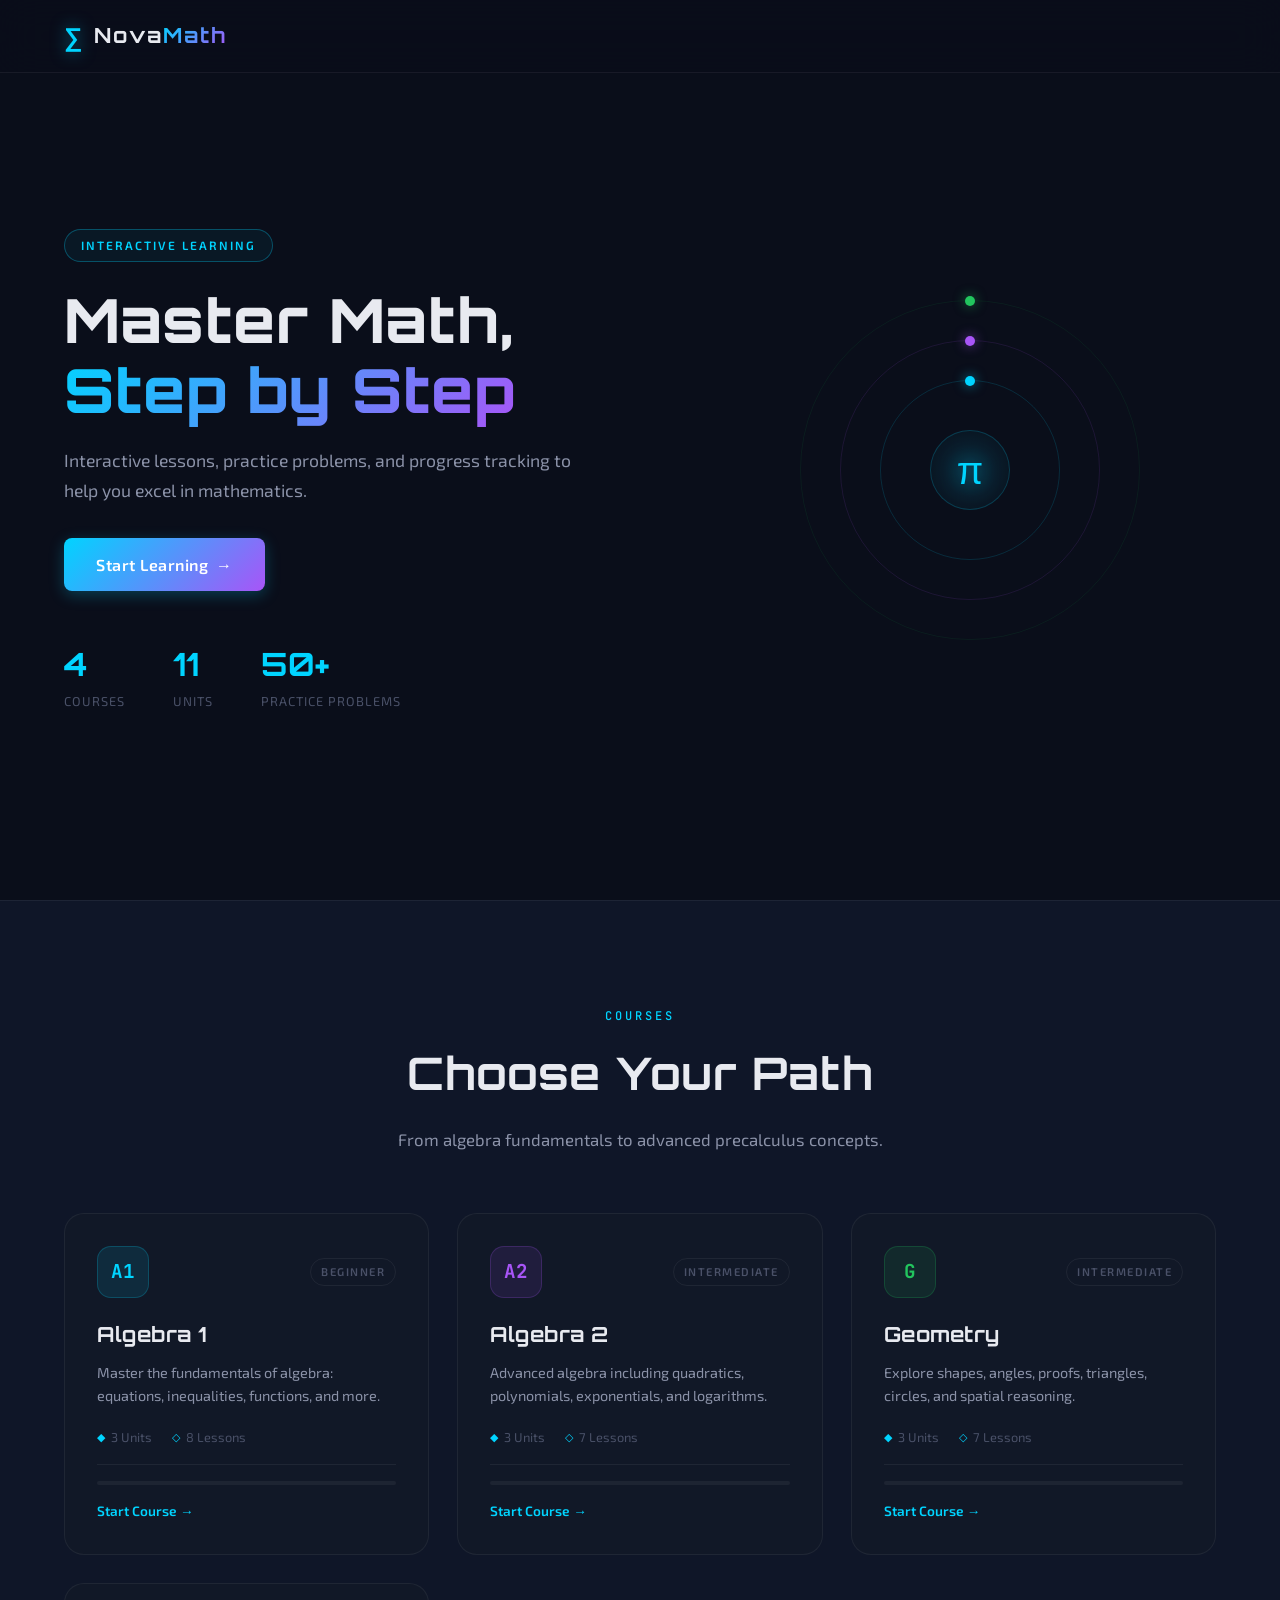
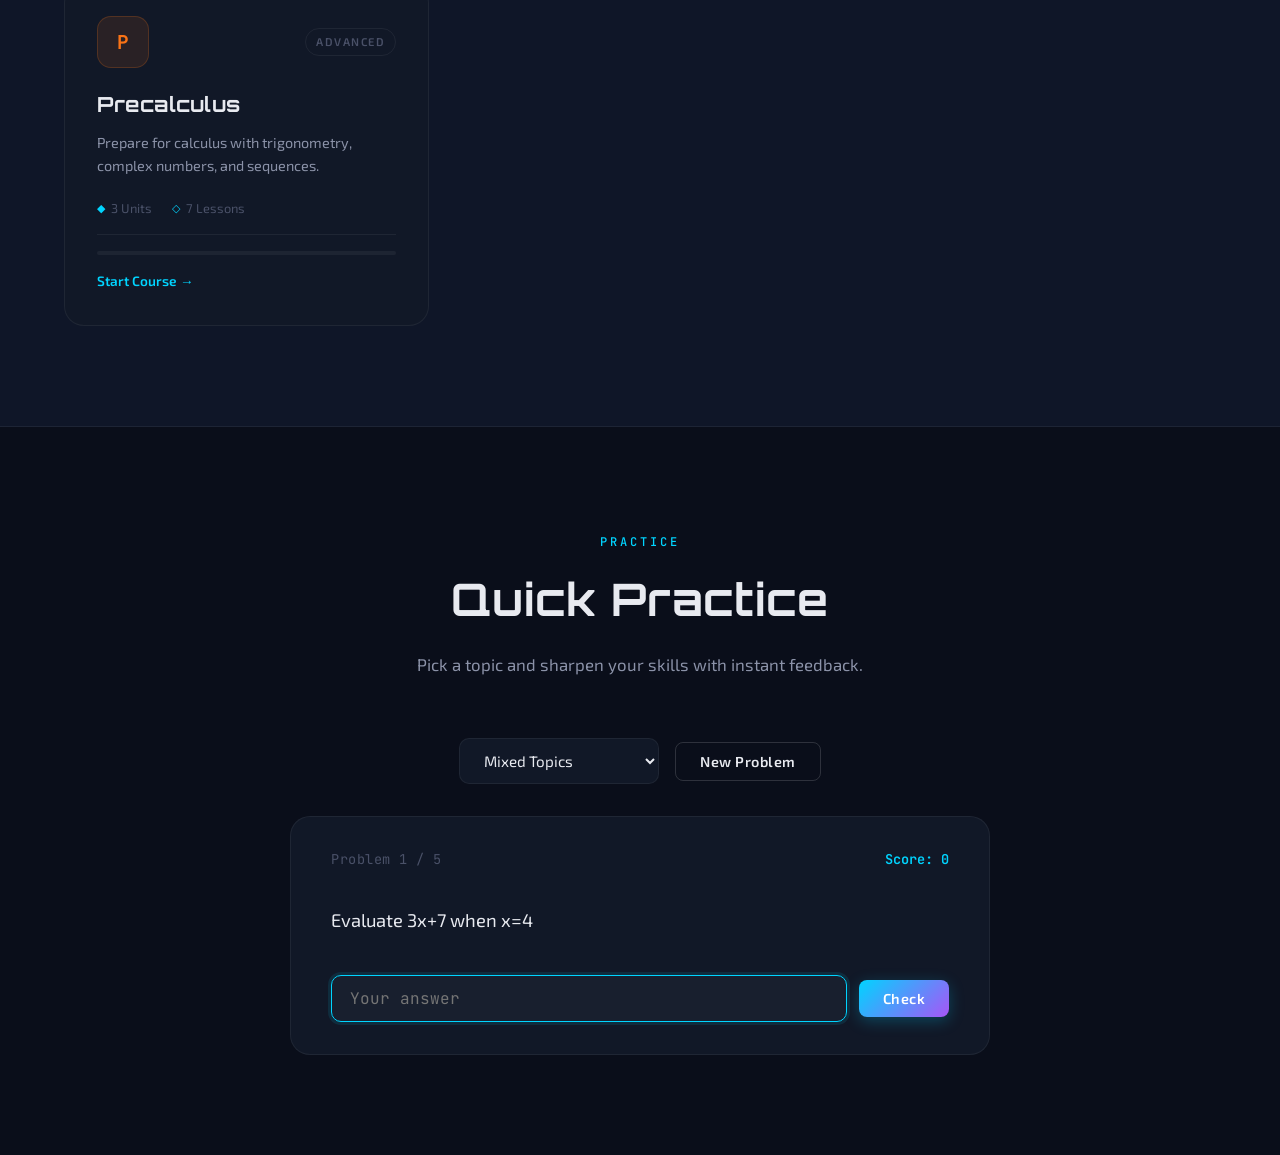
<file: index.html>
<!DOCTYPE html>
<html lang="en">
<head>
  <meta charset="UTF-8">
  <meta name="viewport" content="width=device-width, initial-scale=1.0">
  <title>NovaMath</title>
  <link rel="stylesheet" href="style.css">
  <link href="https://fonts.googleapis.com/css2?family=Orbitron:wght@400;500;600;700;800&family=Exo+2:wght@300;400;500;600;700&family=JetBrains+Mono:wght@400;500;600&display=swap" rel="stylesheet">
</head>
<body>
  <div id="particles"></div>

  <nav class="navbar">
    <div class="nav-container">
      <a href="index.html" class="logo">
        <span class="logo-icon">∑</span>
        <span class="logo-text">Nova<span class="accent">Math</span></span>
      </a>
    </div>
  </nav>

  <main>
    <section class="hero">
      <div class="hero-content">
        <span class="hero-badge">INTERACTIVE LEARNING</span>
        <h1 class="hero-title">Master Math, <span class="gradient-text">Step by Step</span></h1>
        <p class="hero-subtitle">Interactive lessons, practice problems, and progress tracking to help you excel in mathematics.</p>
        <div class="hero-actions">
          <a href="#courses" class="btn btn-primary btn-lg">Start Learning <span class="btn-arrow">→</span></a>
        </div>
        <div class="hero-stats">
          <div class="stat">
            <span class="stat-number" data-target="4">4</span>
            <span class="stat-label">Courses</span>
          </div>
          <div class="stat">
            <span class="stat-number" data-target="11">11</span>
            <span class="stat-label">Units</span>
          </div>
          <div class="stat">
            <span class="stat-number" data-target="50">50+</span>
            <span class="stat-label">Practice Problems</span>
          </div>
        </div>
      </div>

      <div class="hero-visual">
        <div class="orbit-system">
          <div class="orbit orbit-1"><div class="orbit-dot"></div></div>
          <div class="orbit orbit-2"><div class="orbit-dot"></div></div>
          <div class="orbit orbit-3"><div class="orbit-dot"></div></div>
          <div class="orbit-center">
            <span class="math-symbol">π</span>
          </div>
        </div>
      </div>
    </section>

    <section class="section section-dark" id="courses">
      <div class="container">
        <div class="section-header">
          <span class="section-tag">COURSES</span>
          <h2 class="section-title">Choose Your Path</h2>
          <p class="section-desc">From algebra fundamentals to advanced precalculus concepts.</p>
        </div>

        <div class="courses-grid">
          <div class="course-card" data-course="algebra1">
            <div class="card-glow"></div>
            <div class="card-header">
              <div class="course-icon algebra1-icon">A1</div>
              <span class="course-level">Beginner</span>
            </div>
            <h3 class="course-title">Algebra 1</h3>
            <p class="course-desc">Master the fundamentals of algebra: equations, inequalities, functions, and more.</p>
            <div class="course-meta">
              <span class="meta-item"><span class="meta-icon">◆</span> 3 Units</span>
              <span class="meta-item"><span class="meta-icon">◇</span> 8 Lessons</span>
            </div>
            <div class="card-footer">
              <div class="progress-bar-container">
                <div class="progress-bar" style="width: 0%"></div>
              </div>
              <span class="card-cta">Start Course →</span>
            </div>
          </div>

          <div class="course-card" data-course="algebra2">
            <div class="card-glow"></div>
            <div class="card-header">
              <div class="course-icon algebra2-icon">A2</div>
              <span class="course-level">Intermediate</span>
            </div>
            <h3 class="course-title">Algebra 2</h3>
            <p class="course-desc">Advanced algebra including quadratics, polynomials, exponentials, and logarithms.</p>
            <div class="course-meta">
              <span class="meta-item"><span class="meta-icon">◆</span> 3 Units</span>
              <span class="meta-item"><span class="meta-icon">◇</span> 7 Lessons</span>
            </div>
            <div class="card-footer">
              <div class="progress-bar-container">
                <div class="progress-bar" style="width: 0%"></div>
              </div>
              <span class="card-cta">Start Course →</span>
            </div>
          </div>

          <div class="course-card" data-course="geometry">
            <div class="card-glow"></div>
            <div class="card-header">
              <div class="course-icon geometry-icon">G</div>
              <span class="course-level">Intermediate</span>
            </div>
            <h3 class="course-title">Geometry</h3>
            <p class="course-desc">Explore shapes, angles, proofs, triangles, circles, and spatial reasoning.</p>
            <div class="course-meta">
              <span class="meta-item"><span class="meta-icon">◆</span> 3 Units</span>
              <span class="meta-item"><span class="meta-icon">◇</span> 7 Lessons</span>
            </div>
            <div class="card-footer">
              <div class="progress-bar-container">
                <div class="progress-bar" style="width: 0%"></div>
              </div>
              <span class="card-cta">Start Course →</span>
            </div>
          </div>

          <div class="course-card" data-course="precalculus">
            <div class="card-glow"></div>
            <div class="card-header">
              <div class="course-icon precalc-icon">P</div>
              <span class="course-level">Advanced</span>
            </div>
            <h3 class="course-title">Precalculus</h3>
            <p class="course-desc">Prepare for calculus with trigonometry, complex numbers, and sequences.</p>
            <div class="course-meta">
              <span class="meta-item"><span class="meta-icon">◆</span> 3 Units</span>
              <span class="meta-item"><span class="meta-icon">◇</span> 7 Lessons</span>
            </div>
            <div class="card-footer">
              <div class="progress-bar-container">
                <div class="progress-bar" style="width: 0%"></div>
              </div>
              <span class="card-cta">Start Course →</span>
            </div>
          </div>
        </div>
      </div>
    </section>

    <section class="section" id="practice">
      <div class="container">
        <div class="section-header">
          <span class="section-tag">PRACTICE</span>
          <h2 class="section-title">Quick Practice</h2>
          <p class="section-desc">Pick a topic and sharpen your skills with instant feedback.</p>
        </div>

        <div class="practice-controls">
          <select id="practice-topic" class="practice-select">
            <option value="mixed">Mixed Topics</option>
            <option value="algebra1">Algebra 1</option>
            <option value="algebra2">Algebra 2</option>
            <option value="geometry">Geometry</option>
            <option value="precalculus">Precalculus</option>
          </select>
          <button id="new-problem" class="btn btn-outline">New Problem</button>
        </div>

        <div class="practice-workspace" id="practice-workspace">
          <div class="practice-card">
            <div class="practice-progress">
              <span class="practice-counter">Problem <span id="prob-current">1</span> / <span id="prob-total">5</span></span>
              <span class="practice-score">Score: <span id="prob-score">0</span></span>
            </div>
            <div class="practice-question" id="prob-question">Select a topic and click "New Problem" to begin.</div>
            <div class="practice-answer-row">
              <input type="text" id="prob-answer" class="practice-input" placeholder="Your answer">
              <button id="prob-check" class="btn btn-primary">Check</button>
            </div>
            <div class="practice-feedback" id="prob-feedback"></div>
          </div>
        </div>
      </div>
    </section>
  </main>

  <script>
    document.querySelectorAll('.course-card').forEach(card => {
      card.addEventListener('click', () => {
        const course = card.dataset.course;
        window.location.href = `course.html?course=${course}`;
      });
    });
  </script>
  <script src="app.js"></script>
</body>
</html>
</file>
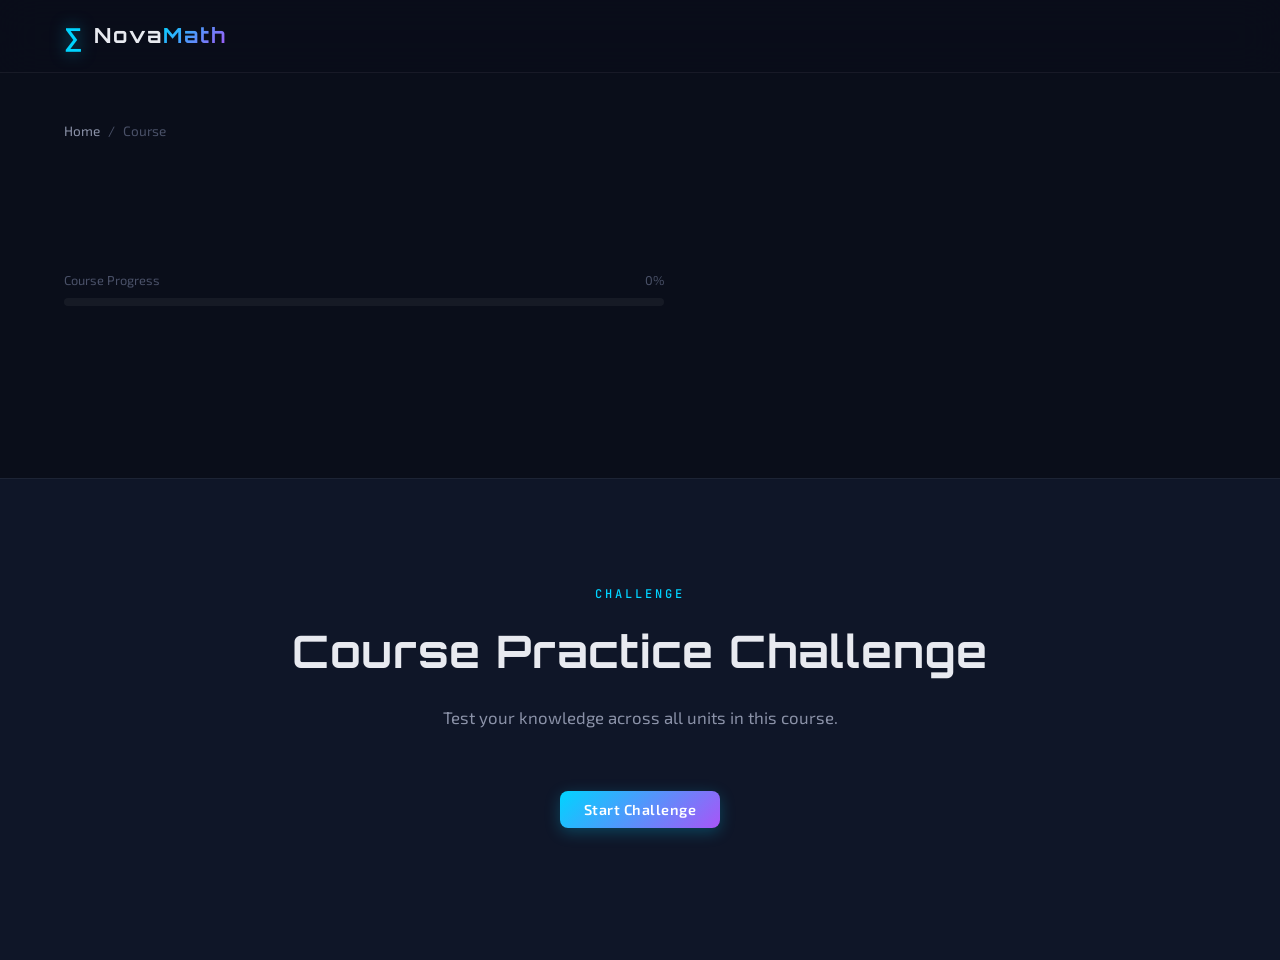
<file: course (1).html>
<!DOCTYPE html>
<html lang="en">
<head>
  <meta charset="UTF-8">
  <meta name="viewport" content="width=device-width, initial-scale=1.0">
  <title>Course — NovaMath</title>
  <link rel="stylesheet" href="style.css">
  <link href="https://fonts.googleapis.com/css2?family=Orbitron:wght@400;500;600;700;800&family=Exo+2:wght@300;400;500;600;700&family=JetBrains+Mono:wght@400;500;600&display=swap" rel="stylesheet">
</head>
<body>
  <div id="particles"></div>

  <nav class="navbar">
    <div class="nav-container">
      <a href="index.html" class="logo">
        <span class="logo-icon">∑</span>
        <span class="logo-text">Nova<span class="accent">Math</span></span>
      </a>
    </div>
  </nav>

  <main>
    <div class="course-hero">
      <div class="breadcrumb">
        <a href="index.html">Home</a>
        <span class="breadcrumb-sep">/</span>
        <span id="breadcrumb-course">Course</span>
      </div>

      <div class="course-hero-content">
        <div class="course-hero-icon"><span></span></div>
        <div class="course-hero-info">
          <h1></h1>
          <p></p>
        </div>
      </div>

      <div class="course-progress-bar">
        <div class="progress-label">
          <span>Course Progress</span>
          <span class="progress-pct">0%</span>
        </div>
        <div class="progress-bar-container">
          <div class="progress-bar"></div>
        </div>
      </div>
    </div>

    <section class="units-section"></section>

    <section class="section" id="course-practice-section">
      <div class="container">
        <div class="section-header">
          <span class="section-tag">CHALLENGE</span>
          <h2 class="section-title">Course Practice Challenge</h2>
          <p class="section-desc">Test your knowledge across all units in this course.</p>
        </div>

        <div class="challenge-controls">
          <button id="challenge-start" class="btn btn-primary">Start Challenge</button>
          <button id="challenge-reset" class="btn btn-outline" style="display:none;">Reset</button>
        </div>

        <div class="challenge-workspace" id="challenge-workspace" style="display:none;">
          <div class="challenge-card">
            <div class="challenge-progress-bar">
              <div class="challenge-progress-fill" id="challenge-progress-fill"></div>
            </div>
            <div class="challenge-meta">
              <span class="challenge-counter">Question <span id="ch-current">1</span> / <span id="ch-total">10</span></span>
              <span class="challenge-streak">Streak: <span id="ch-streak">0</span> 🔥</span>
              <span class="challenge-score">Score: <span id="ch-score">0</span> / <span id="ch-max">10</span></span>
            </div>
            <div class="challenge-question" id="ch-question"></div>
            <div class="challenge-hint" id="ch-hint"></div>
            <div class="challenge-answer-row">
              <input type="text" id="ch-answer" class="practice-input" placeholder="Your answer">
              <button id="ch-check" class="btn btn-primary">Check</button>
              <button id="ch-hint-btn" class="btn btn-outline">Hint</button>
              <button id="ch-skip" class="btn btn-outline">Skip</button>
            </div>
            <div class="challenge-feedback" id="ch-feedback"></div>
          </div>
        </div>

        <div class="challenge-results" id="challenge-results" style="display:none;">
          <div class="results-card">
            <h3 class="results-title">Challenge Complete!</h3>
            <div class="results-score-circle">
              <span id="results-pct">0%</span>
            </div>
            <p class="results-summary" id="results-summary"></p>
            <div class="results-breakdown" id="results-breakdown"></div>
            <button id="challenge-restart" class="btn btn-primary">Try Again</button>
          </div>
        </div>
      </div>
    </section>
  </main>

  <script src="app.js"></script>
</body>
</html>
</file>
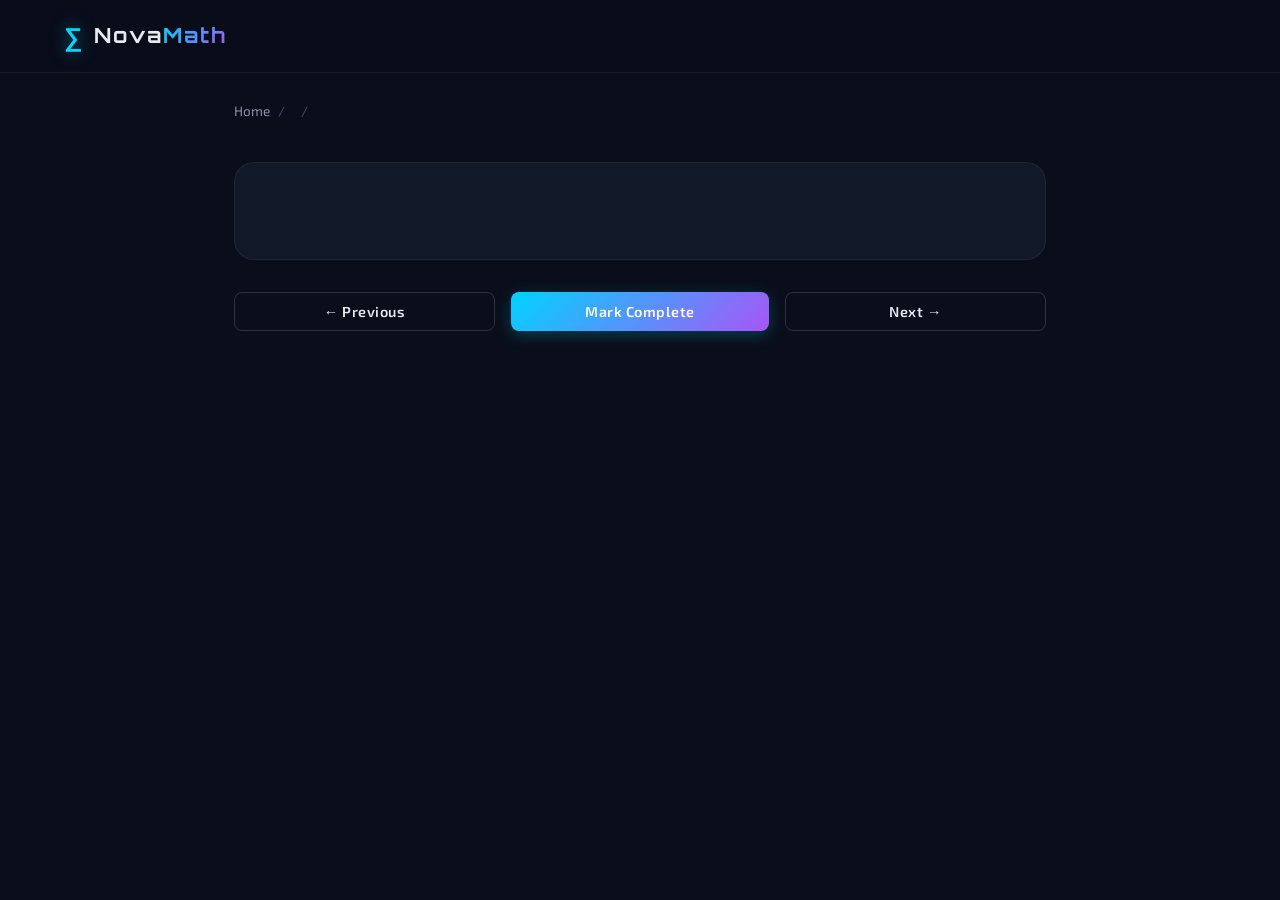
<file: lesson (1).html>
<!DOCTYPE html>
<html lang="en">
<head>
  <meta charset="UTF-8">
  <meta name="viewport" content="width=device-width, initial-scale=1.0">
  <title>Lesson — NovaMath</title>
  <link rel="stylesheet" href="style.css">
  <link href="https://fonts.googleapis.com/css2?family=Orbitron:wght@400;500;600;700;800&family=Exo+2:wght@300;400;500;600;700&family=JetBrains+Mono:wght@400;500;600&display=swap" rel="stylesheet">
</head>
<body>
  <div id="particles"></div>

  <nav class="navbar">
    <div class="nav-container">
      <a href="index.html" class="logo">
        <span class="logo-icon">∑</span>
        <span class="logo-text">Nova<span class="accent">Math</span></span>
      </a>
    </div>
  </nav>

  <main class="lesson-page">
    <div class="breadcrumb">
      <a href="index.html">Home</a>
      <span class="breadcrumb-sep">/</span>
      <a id="bc-course-link" href="#"><span id="bc-course"></span></a>
      <span class="breadcrumb-sep">/</span>
      <span id="bc-lesson" class="current"></span>
    </div>

    <div class="lesson-header">
      <h1></h1>
      <p></p>
    </div>

    <div class="lesson-content-area"></div>

    <section class="practice-section" style="display:none;">
      <div class="practice-section-header">
        <h2>Practice Problems</h2>
        <div class="practice-section-tools">
          <button id="show-all-hints" class="btn btn-outline btn-sm">Show All Hints</button>
          <div class="practice-score-badge">
            <span id="score-fraction">0 / 0</span>
            <span id="score-pct">0%</span>
          </div>
        </div>
      </div>
      <div class="practice-problems"></div>
      <div class="practice-summary" id="practice-summary" style="display:none;">
        <div class="summary-card">
          <span class="summary-icon">🎉</span>
          <span class="summary-text" id="summary-text">All problems completed!</span>
        </div>
      </div>
    </section>

    <div class="lesson-nav">
      <button id="prev-lesson" class="btn btn-outline">← Previous</button>
      <button id="mark-complete" class="btn btn-primary">Mark Complete</button>
      <button id="next-lesson" class="btn btn-outline">Next →</button>
    </div>
  </main>

  <script src="app.js"></script>
</body>
</html>
</file>
<file: style.css>
/* ========================================
   NovaMath — Sci-Fi Educational Platform
   ======================================== */

/* --- Reset & Base --- */
*, *::before, *::after {
    margin: 0;
    padding: 0;
    box-sizing: border-box;
}

:root {
    --bg-primary: #0a0e1a;
    --bg-secondary: #0f1628;
    --bg-card: #111827;
    --bg-card-hover: #1a2340;
    --text-primary: #e8eaf0;
    --text-secondary: #8b92a8;
    --text-muted: #4a5168;
    --accent-cyan: #00d4ff;
    --accent-purple: #a855f7;
    --accent-green: #22c55e;
    --accent-orange: #f97316;
    --accent-pink: #ec4899;
    --border-color: rgba(255,255,255,0.06);
    --glow-cyan: 0 0 20px rgba(0,212,255,0.3);
    --glow-purple: 0 0 20px rgba(168,85,247,0.3);
    --gradient-main: linear-gradient(135deg, #00d4ff, #a855f7);
    --gradient-warm: linear-gradient(135deg, #f97316, #ec4899);
    --font-display: 'Orbitron', sans-serif;
    --font-body: 'Exo 2', sans-serif;
    --font-mono: 'JetBrains Mono', monospace;
    --radius: 12px;
    --radius-lg: 20px;
}

html {
    scroll-behavior: smooth;
}

body {
    font-family: var(--font-body);
    background: var(--bg-primary);
    color: var(--text-primary);
    line-height: 1.6;
    overflow-x: hidden;
    min-height: 100vh;
}

a {
    color: inherit;
    text-decoration: none;
}

button {
    cursor: pointer;
    border: none;
    font-family: inherit;
}

/* --- Animated Background --- */
#particles {
    position: fixed;
    inset: 0;
    z-index: 0;
    pointer-events: none;
    overflow: hidden;
}

.bg-grid {
    position: fixed;
    inset: 0;
    background-image:
        linear-gradient(rgba(0,212,255,0.03) 1px, transparent 1px),
        linear-gradient(90deg, rgba(0,212,255,0.03) 1px, transparent 1px);
    background-size: 60px 60px;
    z-index: 0;
    pointer-events: none;
}

.bg-particles {
    position: fixed;
    inset: 0;
    z-index: 0;
    pointer-events: none;
    overflow: hidden;
}

.particle {
    position: absolute;
    width: 3px;
    height: 3px;
    background: var(--accent-cyan);
    border-radius: 50%;
    opacity: 0;
    box-shadow: 0 0 6px rgba(0,212,255,0.6);
    animation: float-particle linear infinite;
}

@keyframes float-particle {
    0% { opacity: 0; transform: translateY(100vh) scale(0); }
    10% { opacity: 0.6; }
    90% { opacity: 0.6; }
    100% { opacity: 0; transform: translateY(-10vh) scale(1); }
}

/* --- Container --- */
.container {
    max-width: 1200px;
    margin: 0 auto;
    padding: 0 24px;
}

/* --- Navbar --- */
.navbar {
    position: fixed;
    top: 0;
    left: 0;
    right: 0;
    z-index: 1000;
    background: rgba(10,14,26,0.85);
    backdrop-filter: blur(20px);
    -webkit-backdrop-filter: blur(20px);
    border-bottom: 1px solid var(--border-color);
    transition: background 0.3s;
}

.nav-container {
    max-width: 1200px;
    margin: 0 auto;
    padding: 0 24px;
    height: 72px;
    display: flex;
    align-items: center;
    justify-content: space-between;
}

.navbar .logo {
    display: flex;
    align-items: center;
    gap: 10px;
    text-decoration: none;
}

.logo {
    display: flex;
    align-items: center;
    gap: 10px;
    font-family: var(--font-display);
    font-size: 1.3rem;
    font-weight: 700;
    letter-spacing: 2px;
}

.logo-icon {
    font-size: 1.6rem;
    color: var(--accent-cyan);
    filter: drop-shadow(0 0 8px rgba(0,212,255,0.5));
    animation: pulse-glow 3s ease-in-out infinite;
}

@keyframes pulse-glow {
    0%, 100% { filter: drop-shadow(0 0 8px rgba(0,212,255,0.5)); }
    50% { filter: drop-shadow(0 0 16px rgba(0,212,255,0.8)); }
}

.logo-text {
    color: var(--text-primary);
}

.logo-text .accent {
    background: var(--gradient-main);
    -webkit-background-clip: text;
    -webkit-text-fill-color: transparent;
    background-clip: text;
}

.nav-links {
    display: flex;
    list-style: none;
    gap: 32px;
}

.nav-link {
    font-size: 0.9rem;
    font-weight: 500;
    color: var(--text-secondary);
    letter-spacing: 0.5px;
    transition: color 0.3s;
    position: relative;
}

.nav-link:hover {
    color: var(--accent-cyan);
}

.nav-link::after {
    content: '';
    position: absolute;
    bottom: -4px;
    left: 0;
    width: 0;
    height: 2px;
    background: var(--gradient-main);
    transition: width 0.3s;
}

.nav-link:hover::after {
    width: 100%;
}

.mobile-menu-btn {
    display: none;
    background: none;
    color: var(--text-primary);
    font-size: 1.5rem;
}

/* --- Buttons --- */
.btn {
    display: inline-flex;
    align-items: center;
    gap: 8px;
    padding: 10px 24px;
    border-radius: 8px;
    font-size: 0.9rem;
    font-weight: 600;
    letter-spacing: 0.5px;
    transition: all 0.3s;
}

.btn-primary {
    background: var(--gradient-main);
    color: #fff;
    box-shadow: 0 4px 15px rgba(0,212,255,0.25);
}

.btn-primary:hover {
    box-shadow: 0 4px 25px rgba(0,212,255,0.45);
    transform: translateY(-2px);
}

.btn-outline {
    background: transparent;
    color: var(--text-primary);
    border: 1px solid rgba(255,255,255,0.15);
}

.btn-outline:hover {
    border-color: var(--accent-cyan);
    color: var(--accent-cyan);
    background: rgba(0,212,255,0.05);
}

.btn-glow {
    background: rgba(0,212,255,0.1);
    color: var(--accent-cyan);
    border: 1px solid rgba(0,212,255,0.3);
}

.btn-glow:hover {
    background: rgba(0,212,255,0.2);
    box-shadow: var(--glow-cyan);
}

.btn-lg {
    padding: 14px 32px;
    font-size: 1rem;
}

.btn-sm {
    padding: 6px 16px;
    font-size: 0.8rem;
}

.btn-arrow {
    transition: transform 0.3s;
}

.btn:hover .btn-arrow {
    transform: translateX(4px);
}

/* --- Hero Section --- */
.hero {
    position: relative;
    z-index: 1;
    min-height: 100vh;
    display: flex;
    align-items: center;
    padding: 100px 24px 60px;
    max-width: 1200px;
    margin: 0 auto;
    gap: 60px;
}

.hero-content {
    flex: 1;
    max-width: 600px;
}

.hero-badge {
    display: inline-block;
    padding: 6px 16px;
    border-radius: 50px;
    font-size: 0.75rem;
    font-weight: 600;
    letter-spacing: 2px;
    color: var(--accent-cyan);
    border: 1px solid rgba(0,212,255,0.3);
    background: rgba(0,212,255,0.05);
    margin-bottom: 24px;
}

.hero-title {
    font-family: var(--font-display);
    font-size: clamp(2.2rem, 5vw, 3.8rem);
    font-weight: 800;
    line-height: 1.15;
    margin-bottom: 20px;
    letter-spacing: 1px;
}

.gradient-text {
    background: var(--gradient-main);
    -webkit-background-clip: text;
    -webkit-text-fill-color: transparent;
    background-clip: text;
}

.hero-subtitle {
    font-size: 1.1rem;
    color: var(--text-secondary);
    max-width: 520px;
    margin-bottom: 32px;
    line-height: 1.7;
}

.hero-actions {
    display: flex;
    gap: 16px;
    margin-bottom: 48px;
    flex-wrap: wrap;
}

.hero-stats {
    display: flex;
    gap: 48px;
}

.stat {
    display: flex;
    flex-direction: column;
}

.stat-number {
    font-family: var(--font-display);
    font-size: 2rem;
    font-weight: 700;
    color: var(--accent-cyan);
}

.stat-label {
    font-size: 0.8rem;
    color: var(--text-muted);
    text-transform: uppercase;
    letter-spacing: 1px;
}

/* Hero Visual - Orbit System */
.hero-visual {
    flex: 0.7;
    display: flex;
    align-items: center;
    justify-content: center;
}

.orbit-system {
    position: relative;
    width: 360px;
    height: 360px;
}

.orbit {
    position: absolute;
    border: 1px solid rgba(0,212,255,0.1);
    border-radius: 50%;
    top: 50%;
    left: 50%;
    animation: spin linear infinite;
}

.orbit-1 {
    width: 180px;
    height: 180px;
    margin: -90px 0 0 -90px;
    animation-duration: 8s;
    border-color: rgba(0,212,255,0.15);
}

.orbit-2 {
    width: 260px;
    height: 260px;
    margin: -130px 0 0 -130px;
    animation-duration: 14s;
    animation-direction: reverse;
    border-color: rgba(168,85,247,0.12);
}

.orbit-3 {
    width: 340px;
    height: 340px;
    margin: -170px 0 0 -170px;
    animation-duration: 20s;
    border-color: rgba(34,197,94,0.08);
}

.orbit-dot {
    position: absolute;
    top: -5px;
    left: 50%;
    margin-left: -5px;
    width: 10px;
    height: 10px;
    border-radius: 50%;
    background: var(--accent-cyan);
    box-shadow: 0 0 12px rgba(0,212,255,0.6);
}

.orbit-2 .orbit-dot {
    background: var(--accent-purple);
    box-shadow: 0 0 12px rgba(168,85,247,0.6);
}

.orbit-3 .orbit-dot {
    background: var(--accent-green);
    box-shadow: 0 0 12px rgba(34,197,94,0.6);
}

.orbit-center {
    position: absolute;
    top: 50%;
    left: 50%;
    transform: translate(-50%, -50%);
    width: 80px;
    height: 80px;
    border-radius: 50%;
    background: radial-gradient(circle, rgba(0,212,255,0.15), transparent);
    display: flex;
    align-items: center;
    justify-content: center;
    border: 1px solid rgba(0,212,255,0.2);
}

.math-symbol {
    font-family: var(--font-display);
    font-size: 2.4rem;
    color: var(--accent-cyan);
    filter: drop-shadow(0 0 10px rgba(0,212,255,0.5));
}

@keyframes spin {
    from { transform: rotate(0deg); }
    to { transform: rotate(360deg); }
}

/* --- Sections --- */
.section {
    position: relative;
    z-index: 1;
    padding: 100px 0;
}

.section-dark {
    background: var(--bg-secondary);
    border-top: 1px solid var(--border-color);
    border-bottom: 1px solid var(--border-color);
}

.section-header {
    text-align: center;
    margin-bottom: 60px;
}

.section-tag {
    display: inline-block;
    font-family: var(--font-mono);
    font-size: 0.75rem;
    font-weight: 500;
    letter-spacing: 3px;
    color: var(--accent-cyan);
    margin-bottom: 12px;
    text-transform: uppercase;
}

.section-title {
    font-family: var(--font-display);
    font-size: clamp(1.8rem, 4vw, 2.8rem);
    font-weight: 700;
    margin-bottom: 16px;
    letter-spacing: 1px;
}

.section-desc {
    font-size: 1.05rem;
    color: var(--text-secondary);
    max-width: 560px;
    margin: 0 auto;
}

/* --- Course Cards --- */
.courses-grid {
    display: grid;
    grid-template-columns: repeat(auto-fit, minmax(300px, 1fr));
    gap: 28px;
}

.course-card {
    position: relative;
    background: var(--bg-card);
    border: 1px solid var(--border-color);
    border-radius: var(--radius-lg);
    padding: 32px;
    cursor: pointer;
    transition: all 0.4s cubic-bezier(0.4, 0, 0.2, 1);
    overflow: hidden;
}

.course-card:hover {
    border-color: rgba(0,212,255,0.25);
    transform: translateY(-8px);
    background: var(--bg-card-hover);
    box-shadow: 0 20px 40px rgba(0,0,0,0.3);
}

.progress-container {
    display: none;
}

.progress-ring {
    display: none;
}

.card-glow {
    position: absolute;
    top: -50%;
    left: -50%;
    width: 200%;
    height: 200%;
    background: radial-gradient(circle at 30% 30%, rgba(0,212,255,0.04), transparent 50%);
    opacity: 0;
    transition: opacity 0.4s;
    pointer-events: none;
}

.course-card:hover .card-glow {
    opacity: 1;
}

.card-header {
    display: flex;
    align-items: center;
    justify-content: space-between;
    margin-bottom: 20px;
}

.course-icon {
    width: 52px;
    height: 52px;
    border-radius: 14px;
    display: flex;
    align-items: center;
    justify-content: center;
    font-family: var(--font-mono);
    font-size: 1.2rem;
    font-weight: 700;
}

.algebra1-icon {
    background: rgba(0,212,255,0.1);
    color: var(--accent-cyan);
    border: 1px solid rgba(0,212,255,0.2);
}

.algebra2-icon {
    background: rgba(168,85,247,0.1);
    color: var(--accent-purple);
    border: 1px solid rgba(168,85,247,0.2);
}

.geometry-icon {
    background: rgba(34,197,94,0.1);
    color: var(--accent-green);
    border: 1px solid rgba(34,197,94,0.2);
}

.precalc-icon {
    background: rgba(249,115,22,0.1);
    color: var(--accent-orange);
    border: 1px solid rgba(249,115,22,0.2);
}

.course-level {
    font-size: 0.7rem;
    font-weight: 600;
    text-transform: uppercase;
    letter-spacing: 1.5px;
    color: var(--text-muted);
    padding: 4px 10px;
    border-radius: 50px;
    border: 1px solid var(--border-color);
}

.course-title {
    font-family: var(--font-display);
    font-size: 1.3rem;
    font-weight: 700;
    margin-bottom: 10px;
    letter-spacing: 0.5px;
}

.course-desc {
    font-size: 0.9rem;
    color: var(--text-secondary);
    margin-bottom: 20px;
    line-height: 1.6;
}

.course-meta {
    display: flex;
    gap: 20px;
    margin-bottom: 16px;
}

.meta-item {
    display: flex;
    align-items: center;
    gap: 6px;
    font-size: 0.8rem;
    color: var(--text-muted);
}

.meta-icon {
    color: var(--accent-cyan);
    font-size: 0.7rem;
}

.course-topics {
    display: flex;
    flex-wrap: wrap;
    gap: 6px;
    margin-bottom: 24px;
}

.topic-tag {
    font-size: 0.7rem;
    padding: 4px 10px;
    border-radius: 50px;
    background: rgba(255,255,255,0.04);
    color: var(--text-secondary);
    border: 1px solid var(--border-color);
}

.card-footer {
    border-top: 1px solid var(--border-color);
    padding-top: 16px;
}

.progress-bar-container {
    width: 100%;
    height: 4px;
    background: rgba(255,255,255,0.05);
    border-radius: 2px;
    margin-bottom: 12px;
    overflow: hidden;
}

.progress-bar {
    height: 100%;
    background: var(--gradient-main);
    border-radius: 2px;
    width: 0%;
    transition: width 0.5s ease;
}

.card-cta {
    font-size: 0.85rem;
    font-weight: 600;
    color: var(--accent-cyan);
    transition: color 0.3s;
}

.course-card:hover .card-cta {
    color: #fff;
}

/* --- Features Grid --- */
.features-grid {
    display: grid;
    grid-template-columns: repeat(auto-fit, minmax(320px, 1fr));
    gap: 24px;
}

.feature-card {
    background: rgba(255,255,255,0.02);
    border: 1px solid var(--border-color);
    border-radius: var(--radius);
    padding: 32px;
    transition: all 0.3s;
}

.feature-card:hover {
    border-color: rgba(0,212,255,0.15);
    background: rgba(0,212,255,0.02);
}

.feature-icon {
    width: 48px;
    height: 48px;
    border-radius: 12px;
    background: rgba(0,212,255,0.08);
    display: flex;
    align-items: center;
    justify-content: center;
    margin-bottom: 20px;
    color: var(--accent-cyan);
}

.feature-icon svg {
    width: 22px;
    height: 22px;
}

.feature-card h3 {
    font-family: var(--font-display);
    font-size: 1rem;
    font-weight: 600;
    margin-bottom: 10px;
    letter-spacing: 0.5px;
}

.feature-card p {
    font-size: 0.9rem;
    color: var(--text-secondary);
    line-height: 1.6;
}

/* --- CTA Block --- */
.cta-block {
    display: flex;
    align-items: center;
    gap: 60px;
    background: var(--bg-card);
    border: 1px solid var(--border-color);
    border-radius: var(--radius-lg);
    padding: 60px;
}

.cta-content {
    flex: 1;
}

.cta-content .section-tag {
    text-align: left;
}

.cta-content .section-title {
    text-align: left;
}

.cta-content .section-desc {
    margin: 0 0 32px 0;
    text-align: left;
}

.cta-visual {
    flex: 0.8;
}

.progress-rings {
    display: grid;
    grid-template-columns: 1fr 1fr;
    gap: 24px;
    justify-items: center;
}

.ring {
    position: relative;
    width: 120px;
    height: 120px;
    display: flex;
    align-items: center;
    justify-content: center;
}

.ring svg {
    width: 100%;
    height: 100%;
    transform: rotate(-90deg);
}

.ring-bg {
    fill: none;
    stroke: rgba(255,255,255,0.05);
    stroke-width: 6;
}

.ring-fill {
    fill: none;
    stroke: var(--color);
    stroke-width: 6;
    stroke-linecap: round;
    stroke-dasharray: 326.7;
    stroke-dashoffset: 326.7;
    transition: stroke-dashoffset 1s ease;
}

.ring-label {
    position: absolute;
    font-family: var(--font-mono);
    font-size: 0.7rem;
    font-weight: 500;
    color: var(--text-muted);
    letter-spacing: 1px;
}

/* --- Footer --- */
.footer {
    position: relative;
    z-index: 1;
    background: var(--bg-secondary);
    border-top: 1px solid var(--border-color);
    padding: 60px 0 30px;
}

.footer-grid {
    display: grid;
    grid-template-columns: 2fr 1fr 1fr;
    gap: 48px;
    margin-bottom: 48px;
}

.footer-brand p {
    margin-top: 16px;
    font-size: 0.9rem;
    color: var(--text-muted);
    max-width: 300px;
}

.footer-links {
    display: flex;
    flex-direction: column;
    gap: 10px;
}

.footer-links h4 {
    font-family: var(--font-display);
    font-size: 0.8rem;
    font-weight: 600;
    letter-spacing: 1px;
    text-transform: uppercase;
    color: var(--text-secondary);
    margin-bottom: 8px;
}

.footer-links a {
    font-size: 0.9rem;
    color: var(--text-muted);
    transition: color 0.3s;
}

.footer-links a:hover {
    color: var(--accent-cyan);
}

.footer-bottom {
    border-top: 1px solid var(--border-color);
    padding-top: 24px;
    text-align: center;
}

.footer-bottom p {
    font-size: 0.8rem;
    color: var(--text-muted);
}

/* --- Responsive --- */
@media (max-width: 900px) {
    .hero {
        flex-direction: column;
        text-align: center;
        padding-top: 100px;
    }
    .hero-subtitle { margin-left: auto; margin-right: auto; }
    .hero-actions { justify-content: center; }
    .hero-stats { justify-content: center; }
    .hero-visual { order: -1; }
    .orbit-system { width: 260px; height: 260px; }
    .orbit-1 { width: 130px; height: 130px; margin: -65px 0 0 -65px; }
    .orbit-2 { width: 190px; height: 190px; margin: -95px 0 0 -95px; }
    .orbit-3 { width: 250px; height: 250px; margin: -125px 0 0 -125px; }
    .nav-links { display: none; }
    .mobile-menu-btn { display: block; }
    .btn-glow { display: none; }
    .cta-block { flex-direction: column; padding: 40px 24px; text-align: center; }
    .cta-content .section-tag, .cta-content .section-title, .cta-content .section-desc { text-align: center; }
    .cta-content .section-desc { margin: 0 auto 32px; }
    .footer-grid { grid-template-columns: 1fr; text-align: center; }
    .footer-brand p { margin: 16px auto 0; }
}

@media (max-width: 600px) {
    .hero-title { font-size: 1.8rem; }
    .section { padding: 60px 0; }
    .courses-grid { grid-template-columns: 1fr; }
    .features-grid { grid-template-columns: 1fr; }
    .hero-stats { gap: 24px; }
    .stat-number { font-size: 1.5rem; }
}

/* ==============================
   Course Page Styles
   ============================== */

.course-hero {
    position: relative;
    z-index: 1;
    padding: 120px 24px 60px;
    max-width: 1200px;
    margin: 0 auto;
}

.breadcrumb {
    display: flex;
    align-items: center;
    gap: 8px;
    font-size: 0.85rem;
    color: var(--text-muted);
    margin-bottom: 24px;
}

.breadcrumb a {
    color: var(--text-secondary);
    transition: color 0.3s;
}

.breadcrumb a:hover {
    color: var(--accent-cyan);
}

.breadcrumb-sep {
    color: var(--text-muted);
}

.course-hero-content {
    display: flex;
    align-items: flex-start;
    gap: 24px;
}

.course-hero-icon {
    width: 72px;
    height: 72px;
    border-radius: 18px;
    display: flex;
    align-items: center;
    justify-content: center;
    font-family: var(--font-mono);
    font-size: 1.6rem;
    font-weight: 700;
    flex-shrink: 0;
}

.course-hero-info h1 {
    font-family: var(--font-display);
    font-size: clamp(1.8rem, 4vw, 2.5rem);
    font-weight: 800;
    margin-bottom: 8px;
    letter-spacing: 1px;
}

.course-hero-info p {
    font-size: 1.05rem;
    color: var(--text-secondary);
    max-width: 600px;
    line-height: 1.7;
}

.course-progress-bar {
    margin-top: 32px;
    max-width: 600px;
}

.course-progress-bar .progress-label {
    display: flex;
    justify-content: space-between;
    font-size: 0.8rem;
    color: var(--text-muted);
    margin-bottom: 8px;
}

.course-progress-bar .progress-bar-container {
    height: 8px;
    border-radius: 4px;
}

/* Units List */
.units-section {
    position: relative;
    z-index: 1;
    max-width: 1200px;
    margin: 0 auto;
    padding: 0 24px 100px;
}

.unit-block {
    margin-bottom: 32px;
    background: var(--bg-card);
    border: 1px solid var(--border-color);
    border-radius: var(--radius-lg);
    overflow: hidden;
    transition: border-color 0.3s;
}

.unit-block:hover {
    border-color: rgba(0,212,255,0.1);
}

.unit-header {
    display: flex;
    align-items: center;
    justify-content: space-between;
    padding: 24px 32px;
    cursor: pointer;
    transition: background 0.3s;
}

.unit-header:hover {
    background: rgba(255,255,255,0.02);
}

.unit-header-left {
    display: flex;
    align-items: center;
    gap: 16px;
}

.unit-number {
    font-family: var(--font-display);
    font-size: 0.75rem;
    font-weight: 700;
    color: var(--accent-cyan);
    background: rgba(0,212,255,0.1);
    padding: 6px 12px;
    border-radius: 6px;
    letter-spacing: 1px;
    white-space: nowrap;
}

.unit-title {
    font-family: var(--font-display);
    font-size: 1.05rem;
    font-weight: 600;
    letter-spacing: 0.3px;
}

.unit-toggle {
    color: var(--text-muted);
    font-size: 1.2rem;
    transition: transform 0.3s;
}

.unit-block.open .unit-toggle {
    transform: rotate(180deg);
}

.unit-lessons {
    max-height: 0;
    overflow: hidden;
    transition: max-height 0.4s ease;
}

.unit-block.open .unit-lessons {
    max-height: 2000px;
}

.lesson-item {
    display: flex;
    align-items: center;
    gap: 16px;
    padding: 16px 32px 16px 48px;
    border-top: 1px solid var(--border-color);
    cursor: pointer;
    transition: background 0.3s;
}

.lesson-item:hover {
    background: rgba(0,212,255,0.03);
}

.lesson-status {
    width: 28px;
    height: 28px;
    border-radius: 50%;
    border: 2px solid var(--border-color);
    display: flex;
    align-items: center;
    justify-content: center;
    flex-shrink: 0;
    font-size: 0.7rem;
    color: transparent;
    transition: all 0.3s;
}

.lesson-item.completed .lesson-status {
    border-color: var(--accent-green);
    background: rgba(34,197,94,0.15);
    color: var(--accent-green);
}

.lesson-item.active .lesson-status {
    border-color: var(--accent-cyan);
    background: rgba(0,212,255,0.1);
    box-shadow: 0 0 8px rgba(0,212,255,0.3);
}

.lesson-info {
    flex: 1;
}

.lesson-name {
    font-size: 0.95rem;
    font-weight: 500;
}

.lesson-type {
    font-size: 0.75rem;
    color: var(--text-muted);
    margin-top: 2px;
}

.lesson-duration {
    font-size: 0.8rem;
    color: var(--text-muted);
    font-family: var(--font-mono);
}

/* Lesson Page Styles */
.lesson-page {
    position: relative;
    z-index: 1;
    max-width: 860px;
    margin: 0 auto;
    padding: 100px 24px 80px;
}

.lesson-header {
    margin-bottom: 40px;
}

.lesson-header h1 {
    font-family: var(--font-display);
    font-size: 1.8rem;
    font-weight: 700;
    margin-bottom: 8px;
}

.lesson-content-area {
    background: var(--bg-card);
    border: 1px solid var(--border-color);
    border-radius: var(--radius-lg);
    padding: 48px;
    margin-bottom: 32px;
    line-height: 1.8;
}

.lesson-content-area h2 {
    font-family: var(--font-display);
    font-size: 1.3rem;
    font-weight: 600;
    margin: 32px 0 16px 0;
    color: var(--accent-cyan);
    letter-spacing: 0.5px;
}

.lesson-content-area h2:first-child {
    margin-top: 0;
}

.lesson-content-area p {
    color: var(--text-secondary);
    margin-bottom: 16px;
    font-size: 1rem;
}

.lesson-content-area .formula {
    display: block;
    text-align: center;
    font-family: var(--font-mono);
    font-size: 1.2rem;
    color: var(--accent-cyan);
    padding: 24px;
    margin: 24px 0;
    background: rgba(0,212,255,0.04);
    border: 1px solid rgba(0,212,255,0.1);
    border-radius: var(--radius);
}

.lesson-content-area .example {
    background: rgba(168,85,247,0.05);
    border: 1px solid rgba(168,85,247,0.1);
    border-radius: var(--radius);
    padding: 20px 24px;
    margin: 20px 0;
}

.lesson-content-area .example-label {
    font-family: var(--font-mono);
    font-size: 0.75rem;
    font-weight: 600;
    color: var(--accent-purple);
    text-transform: uppercase;
    letter-spacing: 1.5px;
    margin-bottom: 8px;
}

.lesson-content-area .example p {
    color: var(--text-primary);
    margin-bottom: 8px;
}

.lesson-content-area .example p:last-child {
    margin-bottom: 0;
}

/* Practice Section */
.practice-section {
    background: var(--bg-card);
    border: 1px solid var(--border-color);
    border-radius: var(--radius-lg);
    padding: 40px 48px;
    margin-bottom: 32px;
}

.practice-section-header {
    display: flex;
    align-items: center;
    justify-content: space-between;
    margin-bottom: 32px;
    flex-wrap: wrap;
    gap: 16px;
}

.practice-section-header h2 {
    font-family: var(--font-display);
    font-size: 1.2rem;
    font-weight: 600;
    color: var(--accent-cyan);
}

.practice-section-tools {
    display: flex;
    align-items: center;
    gap: 12px;
}

.practice-score-badge {
    display: flex;
    align-items: center;
    gap: 12px;
    background: rgba(0,212,255,0.05);
    border: 1px solid rgba(0,212,255,0.15);
    border-radius: 10px;
    padding: 8px 16px;
    font-family: var(--font-mono);
    font-size: 0.9rem;
}

#score-fraction {
    color: var(--text-secondary);
}

#score-pct {
    color: var(--accent-cyan);
    font-weight: 600;
}

.practice-problem {
    margin-bottom: 32px;
    padding-bottom: 32px;
    border-bottom: 1px solid var(--border-color);
}

.practice-problem:last-of-type {
    margin-bottom: 0;
    padding-bottom: 0;
    border-bottom: none;
}

.problem-question {
    font-size: 1rem;
    color: var(--text-primary);
    margin-bottom: 16px;
}

.problem-input {
    display: flex;
    gap: 12px;
    align-items: center;
    flex-wrap: wrap;
}

.problem-input input {
    flex: 1;
    max-width: 300px;
    padding: 10px 16px;
    background: rgba(255,255,255,0.03);
    border: 1px solid var(--border-color);
    border-radius: 8px;
    color: var(--text-primary);
    font-family: var(--font-mono);
    font-size: 1rem;
    outline: none;
    transition: border-color 0.3s;
}

.problem-input input:focus {
    border-color: var(--accent-cyan);
    box-shadow: 0 0 0 3px rgba(0,212,255,0.1);
}

.problem-input .btn-check {
    padding: 10px 20px;
    background: rgba(0,212,255,0.1);
    color: var(--accent-cyan);
    border: 1px solid rgba(0,212,255,0.2);
    border-radius: 8px;
    font-weight: 600;
    font-size: 0.9rem;
    transition: all 0.3s;
}

.problem-input .btn-check:hover {
    background: rgba(0,212,255,0.2);
}

.problem-hint-btn {
    padding: 10px 20px;
    background: transparent;
    color: var(--text-muted);
    border: 1px solid var(--border-color);
    border-radius: 8px;
    font-weight: 600;
    font-size: 0.85rem;
    transition: all 0.3s;
}

.problem-hint-btn:hover {
    border-color: var(--accent-purple);
    color: var(--accent-purple);
}

.problem-hint {
    margin-top: 12px;
    padding: 12px 16px;
    background: rgba(168,85,247,0.05);
    border: 1px solid rgba(168,85,247,0.15);
    border-radius: 8px;
    font-size: 0.9rem;
    color: var(--text-secondary);
    display: none;
}

.problem-hint.visible {
    display: block;
}

.practice-stats {
    margin-top: 24px;
    padding: 16px 20px;
    background: rgba(0,212,255,0.05);
    border: 1px solid rgba(0,212,255,0.15);
    border-radius: 10px;
    display: inline-block;
}

.score-display {
    font-family: var(--font-mono);
    font-size: 1rem;
    font-weight: 600;
    color: var(--accent-cyan);
    letter-spacing: 0.5px;
    transition: color 0.3s;
}

.problem-feedback {
    margin-top: 12px;
    font-size: 0.9rem;
    font-weight: 500;
    display: none;
}

.problem-feedback.correct {
    color: var(--accent-green);
    display: block;
}

.problem-feedback.incorrect {
    color: var(--accent-orange);
    display: block;
}

.practice-summary {
    margin-top: 24px;
}

.summary-card {
    display: flex;
    align-items: center;
    gap: 12px;
    padding: 16px 24px;
    background: rgba(34,197,94,0.08);
    border: 1px solid rgba(34,197,94,0.2);
    border-radius: 12px;
}

.summary-icon {
    font-size: 1.5rem;
}

.summary-text {
    color: var(--accent-green);
    font-weight: 600;
}

.lesson-nav {
    display: flex;
    justify-content: space-between;
    gap: 16px;
}

.lesson-nav .btn {
    flex: 1;
    justify-content: center;
}

/* ==============================
   INDEX PAGE — Quick Practice
   ============================== */

.practice-controls {
    display: flex;
    justify-content: center;
    align-items: center;
    gap: 16px;
    margin-bottom: 32px;
    flex-wrap: wrap;
}

.practice-select {
    padding: 12px 20px;
    background: var(--bg-card);
    border: 1px solid var(--border-color);
    border-radius: 10px;
    color: var(--text-primary);
    font-family: var(--font-body);
    font-size: 0.95rem;
    outline: none;
    cursor: pointer;
    transition: border-color 0.3s;
    min-width: 200px;
}

.practice-select:focus {
    border-color: var(--accent-cyan);
}

.practice-workspace {
    max-width: 700px;
    margin: 0 auto;
}

.practice-card {
    background: var(--bg-card);
    border: 1px solid var(--border-color);
    border-radius: var(--radius-lg);
    padding: 32px 40px;
    position: relative;
}

.practice-progress {
    display: flex;
    justify-content: space-between;
    align-items: center;
    margin-bottom: 20px;
    font-family: var(--font-mono);
    font-size: 0.85rem;
}

.practice-counter {
    color: var(--text-muted);
    letter-spacing: 0.5px;
}

.practice-score {
    color: var(--accent-cyan);
    font-weight: 600;
}

.practice-question {
    font-size: 1.15rem;
    color: var(--text-primary);
    margin-bottom: 24px;
    line-height: 1.6;
    min-height: 60px;
    display: flex;
    align-items: center;
}

.practice-answer-row {
    display: flex;
    gap: 12px;
    align-items: center;
    flex-wrap: wrap;
}

.practice-input {
    flex: 1;
    min-width: 200px;
    padding: 12px 18px;
    background: rgba(255,255,255,0.03);
    border: 1px solid var(--border-color);
    border-radius: 10px;
    color: var(--text-primary);
    font-family: var(--font-mono);
    font-size: 1rem;
    outline: none;
    transition: border-color 0.3s, box-shadow 0.3s;
}

.practice-input:focus {
    border-color: var(--accent-cyan);
    box-shadow: 0 0 0 3px rgba(0,212,255,0.1);
}

.practice-feedback {
    margin-top: 16px;
    padding: 12px 16px;
    border-radius: 10px;
    font-size: 0.95rem;
    font-weight: 500;
    display: none;
}

.practice-feedback.correct {
    display: block;
    background: rgba(34,197,94,0.08);
    color: var(--accent-green);
    border: 1px solid rgba(34,197,94,0.2);
}

.practice-feedback.incorrect {
    display: block;
    background: rgba(249,115,22,0.08);
    color: var(--accent-orange);
    border: 1px solid rgba(249,115,22,0.2);
}

.practice-feedback .feedback-answer {
    font-weight: 600;
    margin-top: 4px;
}

/* ==============================
   COURSE PAGE — Challenge
   ============================== */

#course-practice-section {
    background: var(--bg-secondary);
    border-top: 1px solid var(--border-color);
}

.challenge-controls {
    display: flex;
    justify-content: center;
    gap: 16px;
    margin-bottom: 32px;
}

.challenge-workspace {
    max-width: 760px;
    margin: 0 auto;
}

.challenge-card {
    background: var(--bg-card);
    border: 1px solid var(--border-color);
    border-radius: var(--radius-lg);
    padding: 36px 40px;
    position: relative;
}

.challenge-progress-bar {
    width: 100%;
    height: 6px;
    background: rgba(255,255,255,0.05);
    border-radius: 3px;
    margin-bottom: 20px;
    overflow: hidden;
}

.challenge-progress-fill {
    height: 100%;
    background: var(--gradient-main);
    border-radius: 3px;
    width: 0%;
    transition: width 0.4s ease;
}

.challenge-meta {
    display: flex;
    justify-content: space-between;
    align-items: center;
    margin-bottom: 24px;
    font-family: var(--font-mono);
    font-size: 0.8rem;
    flex-wrap: wrap;
    gap: 8px;
}

.challenge-counter {
    color: var(--text-muted);
}

.challenge-streak {
    color: var(--accent-orange);
    font-weight: 600;
}

.challenge-score {
    color: var(--accent-cyan);
    font-weight: 600;
}

.challenge-question {
    font-size: 1.15rem;
    color: var(--text-primary);
    margin-bottom: 20px;
    line-height: 1.6;
    min-height: 50px;
}

.challenge-hint {
    margin-bottom: 16px;
    padding: 12px 16px;
    background: rgba(168,85,247,0.06);
    border: 1px solid rgba(168,85,247,0.15);
    border-radius: 10px;
    font-size: 0.9rem;
    color: var(--text-secondary);
    display: none;
}

.challenge-hint.visible {
    display: block;
}

.challenge-answer-row {
    display: flex;
    gap: 10px;
    align-items: center;
    flex-wrap: wrap;
}

.challenge-feedback {
    margin-top: 16px;
    padding: 12px 16px;
    border-radius: 10px;
    font-size: 0.95rem;
    font-weight: 500;
    display: none;
}

.challenge-feedback.correct {
    display: block;
    background: rgba(34,197,94,0.08);
    color: var(--accent-green);
    border: 1px solid rgba(34,197,94,0.2);
}

.challenge-feedback.incorrect {
    display: block;
    background: rgba(249,115,22,0.08);
    color: var(--accent-orange);
    border: 1px solid rgba(249,115,22,0.2);
}

/* Challenge Results */
.challenge-results {
    max-width: 560px;
    margin: 0 auto;
}

.results-card {
    background: var(--bg-card);
    border: 1px solid var(--border-color);
    border-radius: var(--radius-lg);
    padding: 48px 40px;
    text-align: center;
}

.results-title {
    font-family: var(--font-display);
    font-size: 1.4rem;
    font-weight: 700;
    margin-bottom: 24px;
    color: var(--text-primary);
}

.results-score-circle {
    width: 140px;
    height: 140px;
    border-radius: 50%;
    background: var(--gradient-main);
    display: flex;
    align-items: center;
    justify-content: center;
    margin: 0 auto 24px;
    box-shadow: 0 0 40px rgba(0,212,255,0.2);
}

.results-score-circle span {
    font-family: var(--font-display);
    font-size: 2rem;
    font-weight: 800;
    color: #fff;
}

.results-summary {
    color: var(--text-secondary);
    margin-bottom: 24px;
    font-size: 1rem;
}

.results-breakdown {
    display: grid;
    gap: 12px;
    margin-bottom: 32px;
    text-align: left;
}

.result-item {
    display: flex;
    align-items: center;
    gap: 12px;
    padding: 12px 16px;
    background: rgba(255,255,255,0.02);
    border: 1px solid var(--border-color);
    border-radius: 8px;
    font-size: 0.9rem;
}

.result-item.correct {
    border-color: rgba(34,197,94,0.2);
    background: rgba(34,197,94,0.04);
}

.result-item.incorrect {
    border-color: rgba(249,115,22,0.2);
    background: rgba(249,115,22,0.04);
}

.result-status {
    font-weight: 700;
    font-size: 1rem;
    flex-shrink: 0;
}

.result-item.correct .result-status {
    color: var(--accent-green);
}

.result-item.incorrect .result-status {
    color: var(--accent-orange);
}

.result-q {
    flex: 1;
    color: var(--text-primary);
}

.result-a {
    color: var(--text-muted);
    font-family: var(--font-mono);
    font-size: 0.85rem;
}

/* Scrollbar */
::-webkit-scrollbar {
    width: 8px;
}

::-webkit-scrollbar-track {
    background: var(--bg-primary);
}

::-webkit-scrollbar-thumb {
    background: rgba(255,255,255,0.1);
    border-radius: 4px;
}

::-webkit-scrollbar-thumb:hover {
    background: rgba(255,255,255,0.2);
}

/* Selection */
::selection {
    background: rgba(0,212,255,0.3);
    color: #fff;
}

/* ==============================
   Responsive — Practice Sections
   ============================== */

@media (max-width: 600px) {
    .practice-card,
    .challenge-card,
    .results-card {
        padding: 24px 20px;
    }

    .practice-answer-row,
    .challenge-answer-row {
        flex-direction: column;
        align-items: stretch;
    }

    .practice-input {
        min-width: unset;
        width: 100%;
    }

    .challenge-meta {
        flex-direction: column;
        align-items: flex-start;
    }

    .practice-section-header {
        flex-direction: column;
        align-items: flex-start;
    }

    .results-score-circle {
        width: 100px;
        height: 100px;
    }

    .results-score-circle span {
        font-size: 1.5rem;
    }
}
</file>
